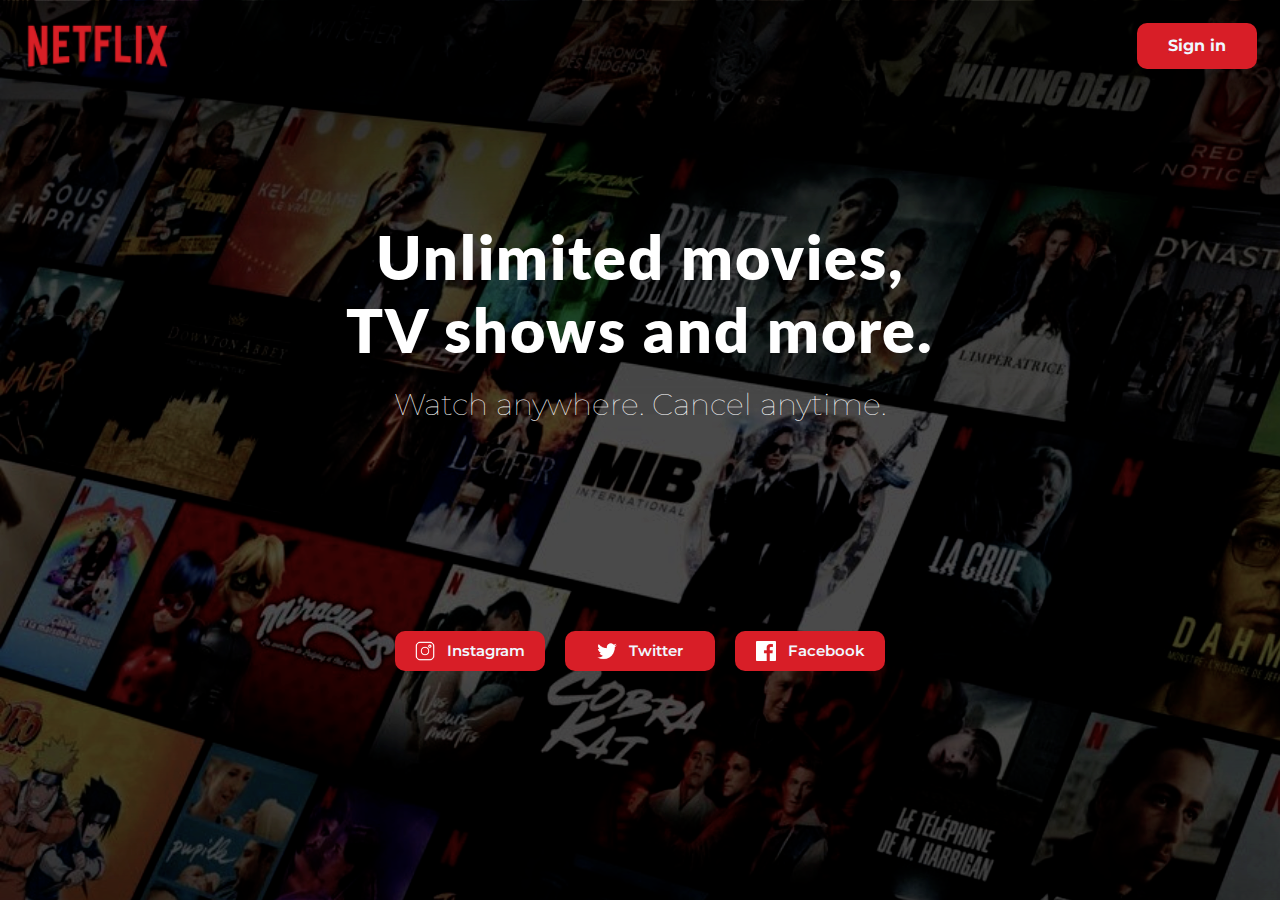
<file: index.html>
<!DOCTYPE html>
<html lang="pt-br">

<head>
    <meta charset="UTF-8">
    <meta name="viewport" content="width=device-width, initial-scale=1.0">
    <title>Netflix</title>
    <link class="favicon" rel="shortcut icon" type="imagex/ico" href="./assets/icon_netflix.ico">
    <link rel="stylesheet" href="style.css">
</head>

<body>
    <header class="visualizacao__header">
        <img class= "visualizacao__logo" src="./assets/netflixlogo.png">
        <a href="file:///Users/helenmendes/Desktop/landingpage/index2.html"><h4 class="visualizacao__singin">Sign in</h4></a>
    </header>
    <label class="informacoes">
        <main class="visualizacao">
            <section class="visualizacao__conteudo">
                <h1 class="visualizacao__conteudo__titulo">Unlimited movies, TV shows and more.</h1>
                <h2 class="visualizacao__conteudo__paragrafo">Watch anywhere. Cancel anytime.</h2>
            </section>
        </main>
        <footer>
            <div class="visualizacao__links">
                <a class="visualizacao__links__link" href="https://www.instagram.com/netflix/">
                    <img class="visualizacao__imagem" src="./assets/instagram.png">Instagram
                </a>
                <a class="visualizacao__links__link" href="https://twitter.com/netflix">
                    <img class="visualizacao__imagem" src="./assets/twitter-novo.png">Twitter
                </a>                
                <a class="visualizacao__links__link" href="https://www.facebook.com/netflixbrasil/">
                    <img class="visualizacao__imagem" src="./assets/facebook.png">Facebook
                </a>  
            </div>
        </footer>
    </label>
</body>
</html>
</file>
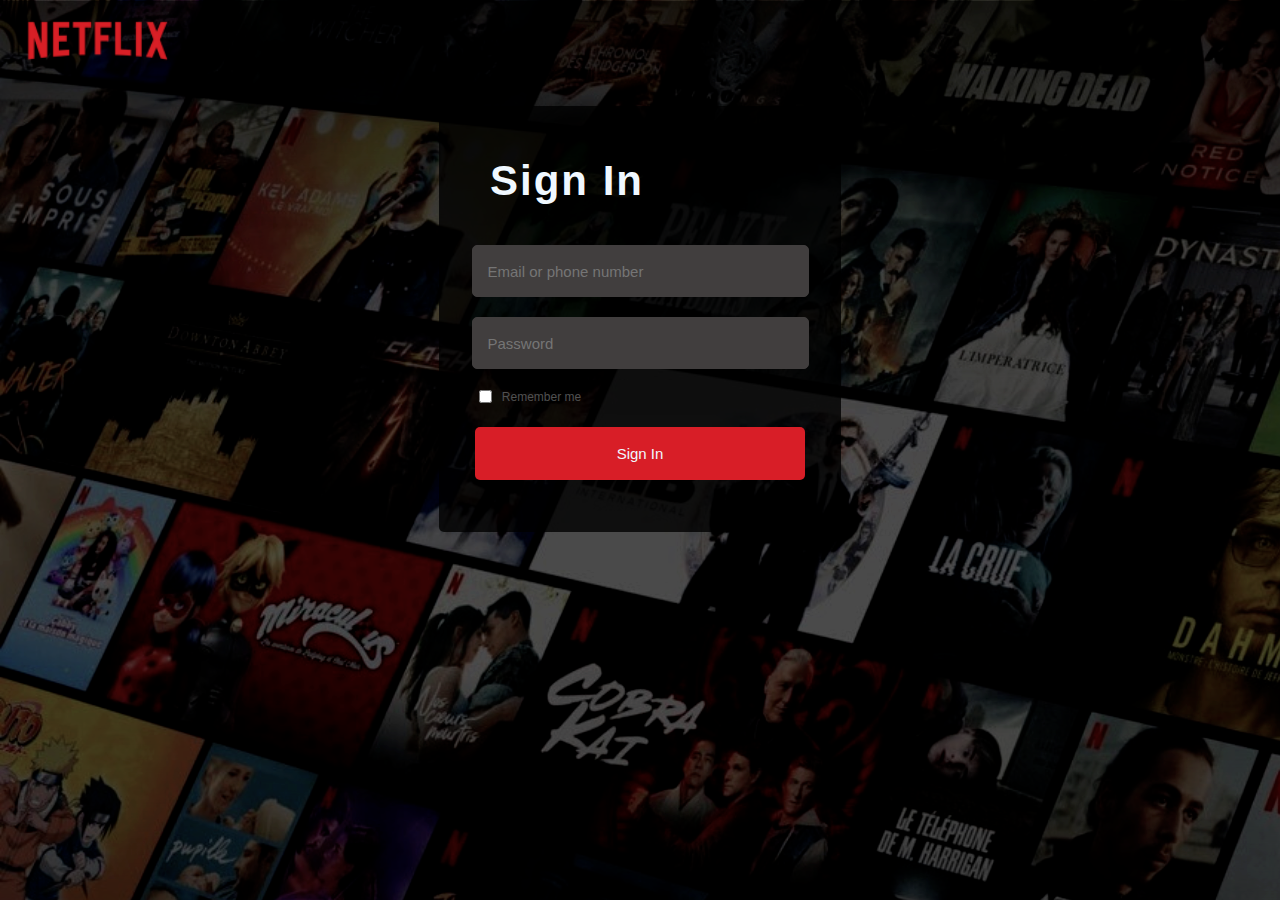
<file: index2.html>
<!DOCTYPE html>
<html lang="pt-br">

<head>
    <meta charset="UTF-8">
    <meta name="viewport" content="width=device-width, initial-scale=1.0">
    <title>Netflix</title>
    <link class="favicon" rel="shortcut icon" type="imagex/ico" href="./assets/icon_netflix.ico">
    <link rel="stylesheet" href="style2.css">
</head>

<body>
    <header class="visualizacao__header">
        <a href="file:///Users/helenmendes/Desktop/landingpage/index.html"><img class="visualizacao__logo" src="./assets/netflixlogo.png"></a>
    </header>

    <main class="visualizacao">
        <h1 class="visualizacao__titulo">Sign In</h1>
        <div class="visualizacao__input">
            <input type="text" class= "login" placeholder="Email or phone number"/>
            <input type="password" class= "senha" placeholder="Password" maxlength="30" />
            <div2 class="visualizacao__checkbox">
                <label class="checkbox">
                    <input type="checkbox" class="checkbox__input" />  
                </label>
                <p class="texto__checkbox">Remember me</p>
            </div2>
            <h2 class="visualizacao__signin">Sign In</h2>
        </div>
    </main>

    <footer></footer>
</body>
</html>
</file>
<file: style.css>
@import url('https://fonts.googleapis.com/css2?family=Lato&family=Montserrat:wght@400;600&display=swap');

*{
    margin: 0;
    padding: 0;
}

.visualizacao__header{
    display: flex;
    justify-content: space-between;
    margin: 1%;

}

.visualizacao__logo{
    display: flex;
    width: 230px;
    margin: -30px;
}

.informacoes{
    display: flex;
    flex-direction: column;
    gap: 80px;

}


.visualizacao__singin{
    display: flex;
    justify-content: center;
    align-items: center;
    background-color: #D81E27;
    width: 120px;
    height: 45px;
    margin: 10px;
    text-align: center;
    border-radius: 10px;
    font-size: 16px;
    color: aliceblue;
    padding: 0.5% 0%;
    font-family: 'Montserrat', sans-serif;
    cursor: default;
    text-decoration: underline #D81E27;
}

.visualizacao__singin:hover{
    background-color: #ad1920;
}

body{
    background-image: url(assets/netflix.png);
    height: 100px;
    box-sizing: border-box;
    color: white;
}


.visualizacao{
    margin: 10% 15%;
    display: flex;
    justify-content: center;
    gap: 20px;

}

.visualizacao__conteudo{
    width: 615px;
    display: flex;
    justify-content: center;
    text-align: center;
    flex-direction: column;
    gap: 20px;
    
}

.visualizacao__conteudo__titulo{
    font-size: 61px;
    font-family: 'Lato', sans-serif;
    letter-spacing: 2px;
    font-weight: 800;
}

.visualizacao__conteudo__paragrafo{
    font-size: 30px;
    font-family: 'Montserrat', sans-serif; 
    font-weight: 100;
}

.visualizacao__links{
    display: flex;
    justify-content: center;
    gap: 20px;
    
}


.visualizacao__links__link{
    display: flex;
    justify-content: center;
    gap: 12px;
    background-color: #D81E27;
    width: 150px;
    text-align: center;
    border-radius: 10px;
    font-size: 15px;
    font-weight: 600;
    color: aliceblue;
    padding: 10px 0px;
    text-decoration: none;
    font-family: 'Montserrat', sans-serif; 
}

.visualizacao__imagem{
    max-width: 20px;
}

.visualizacao__links__link:hover{
    background-color: #ad1920;
}

.visualizacao__rodape{
    display: flex;
    justify-content: center;
    background-color: black;
    color: aliceblue;
    font-size: 15px;
    padding: 3%;
    font-family: 'Montserrat', sans-serif;
}
</file>
<file: style2.css>
@import url('https://fonts.googleapis.com/css2?family=Lato&family=Montserrat:wght@400;600&display=swap');

*{
    margin: 0;
    padding: 0;
}

.visualizacao__header{
    display: flex;
    justify-content: space-between;
    width: 500px;
    margin: 1%;
}


body{
    background-image: url(assets/netflix.png);
    height: 100px; 
}


.visualizacao{
    display: flex;
    justify-content: center;
    margin-left: auto;
    margin-right: auto;
    flex-direction: column;
    padding: 4%;
    background-color: rgb(0,0,0,0.8);
    width: 300px;
    margin-top: 3%;
    border-radius:5px;
    gap: 30px;
}

.visualizacao__logo{
    display: flex;
    width: 230px;
    margin: -30px;
}


.visualizacao__signin{
    display: flex;
    justify-content: center;
    font-size: 42px;
    font-family: 'Helvetica Neue', sans-serif;
    background-color: #D81E27;
    width: 330px;
    height: 50px;
    align-items: center;
    border-radius: 5px;
    font-size: 15px;
    font-weight: 300;
    color: aliceblue;
    padding: 0.5% 0%;
    text-decoration: none;
    cursor: default;
}

.visualizacao__signin:hover{
    background-color: #ad1920;
}

.visualizacao__titulo{
    display: flex;
    margin-bottom: 10px;
    color: aliceblue;
    font-size: 42px;
    font-family: 'Helvetica Neue', sans-serif;
    letter-spacing: 2px;
    cursor: default;
}

input{
    color: rgb(229, 229, 229);
  }

.visualizacao__input{
    display: flex;
    justify-content: center;
    flex-direction: column;
    align-items: center;
    gap: 20px;
}


.login{
    background-color: rgb(65, 62, 62);
    font-size:15px;
    padding-left: 15px;
    height:50px;
    border:solid 1px;
    border-color: rgb(65, 62, 62);
    border-radius:5px;
    width:320px;
}

.senha{
    background-color: rgb(65, 62,62);
    font-size:15px; 
    padding-left: 15px;
    height:50px;
    border:solid 1px;
    border-color: rgb(65, 62, 62);
    border-radius:5px;
    width:320px;
}


.visualizacao__checkbox{
    display: flex;
    margin-right: 180px;
    align-items: center;
}

.checkbox{
    margin-right: 10px;
    margin-left: -40px;
}

.texto__checkbox{
    font-family: 'Helvetica Neue', sans-serif;
    color: rgb(81, 81, 81);
    font-size: 12px;
    margin-bottom: 3px;
}
</file>
